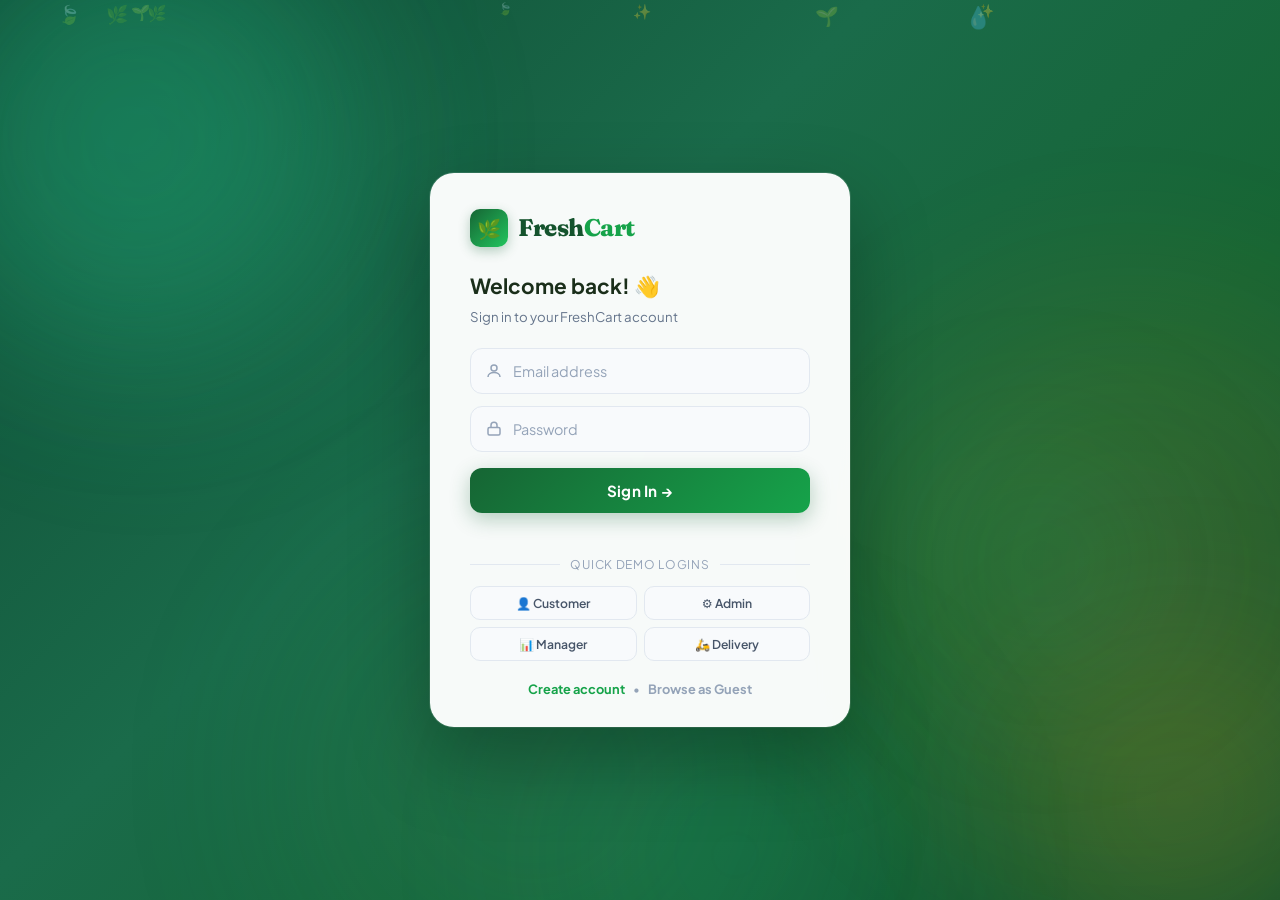
<file: supermarket-system (1)/supermarket-system/project/target/classes/static/login.html>
<!DOCTYPE html>
<html lang="en">
<head>
    <meta charset="UTF-8" />
    <meta name="viewport" content="width=device-width, initial-scale=1.0" />
    <title>FreshCart — Sign In</title>
    <link rel="preconnect" href="https://fonts.googleapis.com">
    <link rel="preconnect" href="https://fonts.gstatic.com" crossorigin>
    <link href="https://fonts.googleapis.com/css2?family=Plus+Jakarta+Sans:wght@400;500;600;700;800&family=Fraunces:ital,opsz,wght@0,9..144,600;0,9..144,700;1,9..144,600&display=swap" rel="stylesheet">
    <link rel="stylesheet" href="style.css" />
    <style>
        * { box-sizing: border-box; margin: 0; padding: 0; }

        body.login-page {
            min-height: 100vh;
            height: 100vh;
            overflow: hidden;
            display: flex;
            align-items: center;
            justify-content: center;
            background: linear-gradient(135deg, #0f4c35 0%, #1a6b4a 40%, #166534 70%, #14532d 100%);
            font-family: var(--font-body, 'Plus Jakarta Sans', sans-serif);
            position: relative;
        }

        /* Ambient floating orbs */
        .login-orb {
            position: fixed;
            border-radius: 50%;
            filter: blur(80px);
            pointer-events: none;
            z-index: 0;
        }
        .login-orb-1 { width: 420px; height: 420px; background: rgba(52,211,153,0.18); top: -80px; left: -80px; animation: floatOrb 14s ease-in-out infinite; }
        .login-orb-2 { width: 320px; height: 320px; background: rgba(251,191,36,0.12); bottom: -60px; right: -60px; animation: floatOrb 18s ease-in-out infinite reverse; }
        .login-orb-3 { width: 220px; height: 220px; background: rgba(16,185,129,0.14); top: 50%; right: 10%; animation: floatOrb 12s ease-in-out infinite 3s; }
        @keyframes floatOrb { 0%,100% { transform: translate(0,0) scale(1); } 50% { transform: translate(30px,-30px) scale(1.08); } }

        /* Main card */
        .login-card {
            position: relative;
            z-index: 10;
            background: rgba(255,255,255,0.97);
            border-radius: 24px;
            padding: 36px 40px 28px;
            width: 100%;
            max-width: 420px;
            box-shadow: 0 32px 80px rgba(0,0,0,0.28), 0 0 0 1px rgba(255,255,255,0.12);
            backdrop-filter: blur(16px);
        }

        /* Brand row */
        .login-brand {
            display: flex;
            align-items: center;
            gap: 10px;
            margin-bottom: 22px;
        }
        .login-brand-icon {
            width: 38px; height: 38px;
            background: linear-gradient(135deg,#166534,#22c55e);
            border-radius: 10px;
            display: flex; align-items: center; justify-content: center;
            font-size: 1.2rem;
            box-shadow: 0 4px 12px rgba(22,101,52,0.3);
        }
        .login-brand-text {
            font-size: 1.5rem; font-weight: 800; color: #14532d;
            font-family: 'Fraunces', serif;
            letter-spacing: -0.5px;
        }
        .login-brand-text span { color: #16a34a; }

        .login-title {
            font-size: 1.3rem;
            font-weight: 700;
            color: #1a2e1a;
            margin-bottom: 4px;
        }
        .login-sub {
            font-size: 0.83rem;
            color: #64748b;
            margin-bottom: 20px;
        }

        /* Form fields */
        .login-field {
            display: flex;
            align-items: center;
            gap: 10px;
            background: #f8fafc;
            border: 1.5px solid #e2e8f0;
            border-radius: 12px;
            padding: 0 14px;
            margin-bottom: 12px;
            transition: border-color 0.2s, box-shadow 0.2s;
        }
        .login-field:focus-within {
            border-color: #16a34a;
            box-shadow: 0 0 0 3px rgba(22,163,74,0.12);
            background: #fff;
        }
        .login-field svg {
            width: 18px; height: 18px;
            color: #94a3b8;
            flex-shrink: 0;
        }
        .login-field input {
            flex: 1;
            border: none;
            outline: none;
            background: transparent;
            padding: 13px 0;
            font-size: 0.9rem;
            font-family: inherit;
            color: #1e293b;
        }
        .login-field input::placeholder { color: #94a3b8; }

        .btn-signin {
            width: 100%;
            padding: 13px;
            background: linear-gradient(135deg, #166534, #16a34a);
            color: #fff;
            border: none;
            border-radius: 12px;
            font-size: 0.95rem;
            font-weight: 700;
            font-family: inherit;
            cursor: pointer;
            margin-top: 4px;
            box-shadow: 0 6px 20px rgba(22,101,52,0.3);
            transition: all 0.2s;
            letter-spacing: 0.02em;
        }
        .btn-signin:hover { transform: translateY(-1px); box-shadow: 0 10px 28px rgba(22,101,52,0.38); }
        .btn-signin:active { transform: translateY(0); }

        /* Error */
        #loginMessage {
            font-size: 0.82rem;
            color: #dc2626;
            margin-top: 8px;
            text-align: center;
            min-height: 18px;
        }

        /* Divider */
        .login-divider {
            display: flex;
            align-items: center;
            gap: 10px;
            margin: 16px 0 12px;
            color: #94a3b8;
            font-size: 0.75rem;
            text-transform: uppercase;
            letter-spacing: 0.06em;
        }
        .login-divider::before, .login-divider::after {
            content: '';
            flex: 1;
            height: 1px;
            background: #e2e8f0;
        }

        /* Quick login buttons */
        .quick-grid {
            display: grid;
            grid-template-columns: 1fr 1fr;
            gap: 7px;
        }
        .quick-btn {
            padding: 8px 10px;
            border: 1.5px solid #e2e8f0;
            border-radius: 10px;
            background: #f8fafc;
            font-size: 0.76rem;
            font-weight: 600;
            font-family: inherit;
            color: #475569;
            cursor: pointer;
            transition: all 0.15s;
            text-align: center;
        }
        .quick-btn:hover {
            border-color: #16a34a;
            background: #f0fdf4;
            color: #166534;
        }

        /* Footer links */
        .login-footer {
            text-align: center;
            margin-top: 18px;
            font-size: 0.8rem;
            color: #94a3b8;
        }
        .login-footer a {
            color: #16a34a;
            font-weight: 700;
            text-decoration: none;
        }
        .login-footer a:hover { text-decoration: underline; }
        .login-footer .sep { margin: 0 6px; }
    </style>
</head>
<body class="login-page">

<!-- Background orbs -->
<div class="login-orb login-orb-1"></div>
<div class="login-orb login-orb-2"></div>
<div class="login-orb login-orb-3"></div>

<div class="login-card">
    <!-- Brand -->
    <div class="login-brand">
        <div class="login-brand-icon">🌿</div>
        <div class="login-brand-text">Fresh<span>Cart</span></div>
    </div>

    <div class="login-title">Welcome back! 👋</div>
    <div class="login-sub">Sign in to your FreshCart account</div>

    <form id="loginForm" autocomplete="on">
        <div class="login-field">
            <svg viewBox="0 0 24 24" fill="none" stroke="currentColor" stroke-width="2">
                <circle cx="12" cy="8" r="4"/><path d="M4 20c0-4 4-6 8-6s8 2 8 6"/>
            </svg>
            <input type="email" id="email" name="email" placeholder="Email address" required autocomplete="email" />
        </div>
        <div class="login-field">
            <svg viewBox="0 0 24 24" fill="none" stroke="currentColor" stroke-width="2">
                <rect x="4" y="10" width="16" height="10" rx="2"/><path d="M8 10V7a4 4 0 0 1 8 0v3"/>
            </svg>
            <input type="password" id="password" name="password" placeholder="Password" required autocomplete="current-password" />
        </div>
        <button type="submit" class="btn-signin">Sign In →</button>
        <div id="loginMessage"></div>
    </form>

    <div class="login-divider">Quick Demo Logins</div>
    <div class="quick-grid">
        <button type="button" class="quick-btn" onclick="fillDemo('customer@freshcart.com','Customer123')">👤 Customer</button>
        <button type="button" class="quick-btn" onclick="fillDemo('admin@freshcart.com','Admin123')">⚙️ Admin</button>
        <button type="button" class="quick-btn" onclick="fillDemo('manager@freshcart.com','Manager123')">📊 Manager</button>
        <button type="button" class="quick-btn" onclick="fillDemo('delivery@freshcart.com','Delivery123')">🛵 Delivery</button>
    </div>

    <div class="login-footer">
        <a href="register.html">Create account</a>
        <span class="sep">•</span>
        <a href="index.html" style="color:#94a3b8;">Browse as Guest</a>
    </div>
</div>

<script src="script.js"></script>
<script>
    function fillDemo(email, pwd) {
      document.getElementById("email").value = email;
      document.getElementById("password").value = pwd;
      document.getElementById("loginForm").dispatchEvent(new Event('submit'));
    }

    document.getElementById("loginForm").addEventListener("submit", async (e) => {
      e.preventDefault();
      const msgEl = document.getElementById("loginMessage");
      const email = document.getElementById("email").value.trim();
      const password = document.getElementById("password").value;
      const btn = document.querySelector(".btn-signin");

      msgEl.textContent = "";
      btn.textContent = "Signing in...";
      btn.disabled = true;

      try {
        const user = await apiLogin({ email, password });
        setUser(user);
        const destinations = {
          ADMIN: "admin-orders.html",
          DELIVERY_STAFF: "delivery-dashboard.html",
          STORE_MANAGER: "reports-dashboard.html",
          CUSTOMER: "index.html",
        };
        btn.textContent = "✓ Welcome " + (user.name || "").split(" ")[0] + "!";
        btn.style.background = "linear-gradient(135deg,#065f46,#059669)";
        setTimeout(() => {
          window.location.href = destinations[user.role] || "index.html";
        }, 600);
      } catch (err) {
        msgEl.textContent = "Invalid credentials. Please try again.";
        btn.textContent = "Sign In →";
        btn.disabled = false;
      }
    });
</script>
</body>
</html>
</file>
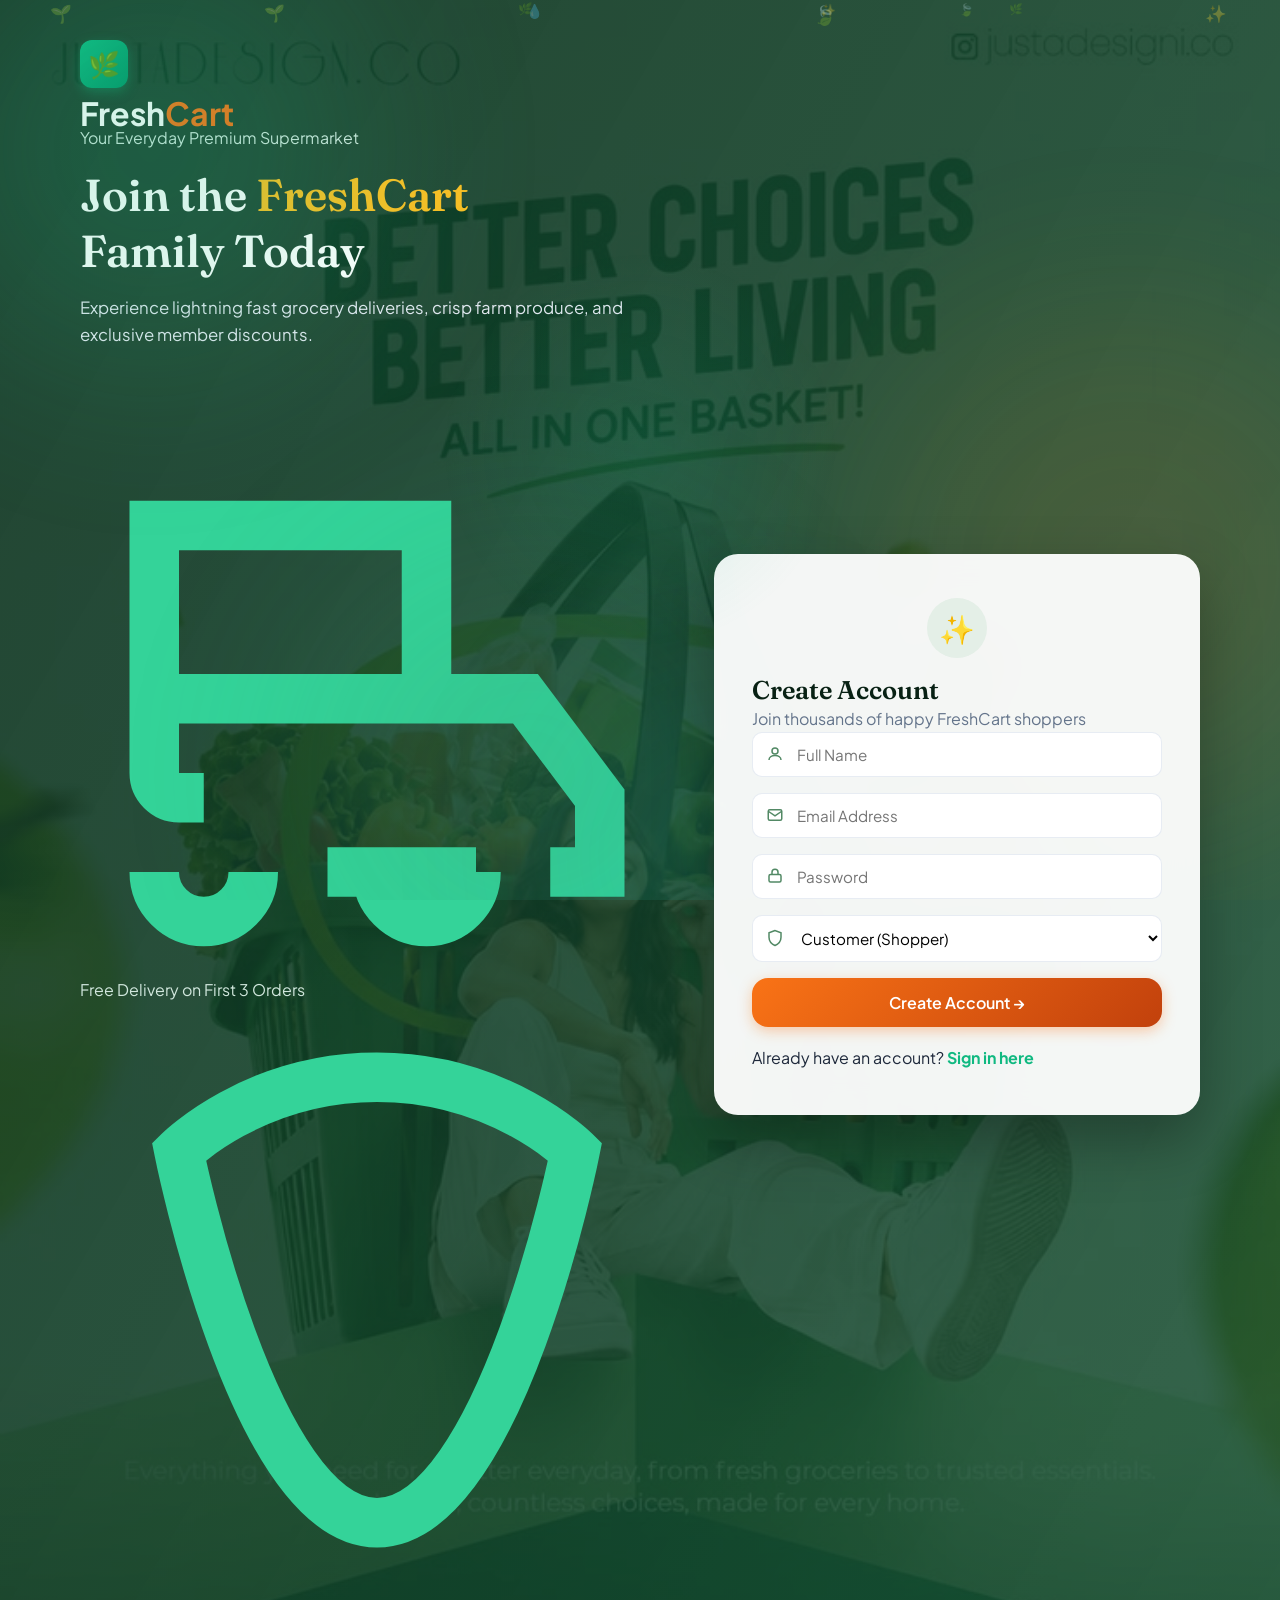
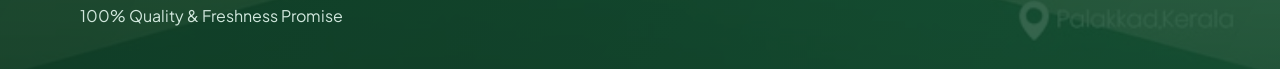
<file: supermarket-system (1)/supermarket-system/project/target/classes/static/register.html>
<!DOCTYPE html>
<html lang="en">
<head>
    <meta charset="UTF-8" />
    <meta name="viewport" content="width=device-width, initial-scale=1.0" />
    <title>FreshCart — Register Account</title>
    <link rel="preconnect" href="https://fonts.googleapis.com">
    <link rel="preconnect" href="https://fonts.gstatic.com" crossorigin>
    <link href="https://fonts.googleapis.com/css2?family=Plus+Jakarta+Sans:wght@400;500;600;700;800&family=Fraunces:ital,opsz,wght@0,9..144,600;0,9..144,700;1,9..144,600&display=swap" rel="stylesheet">
    <link rel="stylesheet" href="style.css" />
</head>
<body class="hero-auth register-page">

<div class="hero-wrap">
    <div class="hero-left">
        <div class="hero-logo">
            <div class="brand-icon" style="width:48px; height:48px; font-size:1.6rem;">🌿</div>
            <div class="brand-text" style="font-size:2rem; font-weight:700; color:var(--white);">Fresh<span style="color:var(--apricot);">Cart</span></div>
        </div>
        <p class="hero-sub" style="margin-top:-14px; color:#D1E7DD;">Your Everyday Premium Supermarket</p>

        <h1 class="hero-tagline" style="color:var(--white); font-size:2.8rem; margin:16px 0;">Join the <span style="color:#FBBF24;">FreshCart</span><br>Family Today</h1>
        <p class="hero-sub" style="color:#E2E8F0; font-size:1.05rem;">Experience lightning fast grocery deliveries, crisp farm produce, and exclusive member discounts.</p>

        <div class="hero-features" style="margin-top:28px;">
            <div class="feature" style="color:#D1E7DD;">
                <svg viewBox="0 0 24 24" fill="none" stroke="#34D399" stroke-width="2"><path d="M3 13h11V6H3v7Zm0 0v3a1 1 0 0 0 1 1h1m9-4h4l3 4v3h-2m-9 0h6m-9 0a2 2 0 1 1-4 0m13 0a2 2 0 1 1-4 0"/></svg>
                Free Delivery on First 3 Orders
            </div>
            <div class="feature" style="color:#D1E7DD;">
                <svg viewBox="0 0 24 24" fill="none" stroke="#34D399" stroke-width="2"><path d="M12 3C7 3 4 6 4 6s3 15 8 15 8-15 8-15-3-3-8-3Z"/></svg>
                100% Quality &amp; Freshness Promise
            </div>
        </div>
    </div>

    <div class="hero-card">
        <div class="avatar" style="background:var(--sage-light);">
            <span style="font-size:1.8rem;">✨</span>
        </div>
        <h2 style="font-size:1.6rem;">Create Account</h2>
        <p class="lead" style="color:var(--slate);">Join thousands of happy FreshCart shoppers</p>

        <form id="registerForm">
            <div class="icon-field">
                <svg viewBox="0 0 24 24" fill="none" stroke="currentColor" stroke-width="2"><circle cx="12" cy="8" r="4"/><path d="M4 20c0-4 4-6 8-6s8 2 8 6"/></svg>
                <input type="text" id="name" placeholder="Full Name" required />
            </div>
            <div class="icon-field">
                <svg viewBox="0 0 24 24" fill="none" stroke="currentColor" stroke-width="2"><rect x="3" y="5" width="18" height="14" rx="2"/><path d="m3 7 9 6 9-6"/></svg>
                <input type="email" id="email" placeholder="Email Address" required />
            </div>
            <div class="icon-field">
                <svg viewBox="0 0 24 24" fill="none" stroke="currentColor" stroke-width="2"><rect x="4" y="10" width="16" height="10" rx="2"/><path d="M8 10V7a4 4 0 0 1 8 0v3"/></svg>
                <input type="password" id="password" placeholder="Password" required />
            </div>
            <div class="icon-field">
                <svg viewBox="0 0 24 24" fill="none" stroke="currentColor" stroke-width="2"><path d="M12 2 4 5v6c0 5 3.5 9 8 11 4.5-2 8-6 8-11V5l-8-3Z"/></svg>
                <select id="role">
                    <option value="CUSTOMER">Customer (Shopper)</option>
                    <option value="ADMIN">System Administrator</option>
                    <option value="DELIVERY_STAFF">Delivery Rider</option>
                    <option value="STORE_MANAGER">Store Manager</option>
                </select>
            </div>
            <button type="submit" class="btn btn-primary btn-block" style="padding:14px; font-size:1rem;">
                Create Account →
            </button>
            <div id="registerMessage" style="margin-top:10px;"></div>
        </form>

        <p class="form-note" style="margin-top:18px;">
            Already have an account? <a href="login.html" style="color:var(--emerald); font-weight:700;">Sign in here</a>
        </p>
    </div>
</div>

<script src="script.js"></script>
<script>
    document.getElementById("registerForm").addEventListener("submit", async (e) => {
      e.preventDefault();
      const userData = {
        name: document.getElementById("name").value.trim(),
        email: document.getElementById("email").value.trim(),
        password: document.getElementById("password").value,
        role: document.getElementById("role").value,
      };
      try {
        await apiRegister(userData);
        showModernToast("Account Created! 🎉", "Redirecting you to login...");
        setTimeout(() => (window.location.href = "login.html"), 1200);
      } catch (err) {
        // Fallback for standalone demo mode
        setUser({ id: Date.now(), name: userData.name, email: userData.email, role: userData.role });
        showModernToast("Welcome!", "Signed up and session started.");
        setTimeout(() => (window.location.href = "index.html"), 900);
      }
    });
</script>
</body>
</html>
</file>
<file: supermarket-system (1)/supermarket-system/project/target/classes/static/style.css>
/* ==========================================================
   FreshCart — Modern Luxury Supermarket Design System
   ========================================================== */

@import url('https://fonts.googleapis.com/css2?family=Plus+Jakarta+Sans:wght@400;500;600;700;800&family=Fraunces:ital,opsz,wght@0,9..144,600;0,9..144,700;1,9..144,600&display=swap');

/* ===== Design Tokens ===== */
:root {
  --cream: #F8F9F5;
  --cream-card: rgba(255, 255, 255, 0.88);
  --forest: #0D3320;
  --forest-dark: #082114;
  --forest-light: #164E32;
  --sage: #528965;
  --sage-light: #E4EFE7;
  --emerald: #10B981;
  --emerald-glow: rgba(16, 185, 129, 0.4);
  --apricot: #F97316;
  --apricot-dark: #C2410C;
  --apricot-glow: rgba(249, 115, 22, 0.35);
  --gold: #F59E0B;
  --charcoal: #1E293B;
  --slate: #64748B;
  --line: rgba(226, 232, 240, 0.8);
  --white: #FFFFFF;
  --danger: #EF4444;
  --radius-sm: 8px;
  --radius: 16px;
  --radius-lg: 24px;
  --radius-full: 9999px;
  
  --font-display: 'Fraunces', Georgia, serif;
  --font-body: 'Plus Jakarta Sans', system-ui, -apple-system, sans-serif;
  
  --shadow-sm: 0 2px 8px rgba(13, 51, 32, 0.04);
  --shadow-md: 0 10px 25px -5px rgba(13, 51, 32, 0.08), 0 8px 10px -6px rgba(13, 51, 32, 0.04);
  --shadow-lg: 0 20px 35px -8px rgba(13, 51, 32, 0.12), 0 10px 15px -3px rgba(13, 51, 32, 0.06);
  --shadow-glow: 0 0 25px rgba(16, 185, 129, 0.25);
  
  --ease-spring: cubic-bezier(0.175, 0.885, 0.32, 1.275);
  --ease-smooth: cubic-bezier(0.16, 1, 0.3, 1);
}

* {
  box-sizing: border-box;
  margin: 0;
  padding: 0;
}

html {
  scroll-behavior: smooth;
  color-scheme: light;
}

body {
  font-family: var(--font-body);
  background-color: var(--cream);
  color: var(--charcoal);
  line-height: 1.6;
  min-height: 100vh;
  position: relative;
  overflow-x: hidden;
  -webkit-font-smoothing: antialiased;
}

/* ===== Ambient Dynamic Background Animations ===== */
.ambient-bg-container {
  position: fixed;
  inset: 0;
  pointer-events: none;
  z-index: 0;
  overflow: hidden;
}

.ambient-orb {
  position: absolute;
  border-radius: 50%;
  filter: blur(90px);
  opacity: 0.45;
  will-change: transform;
}

.ambient-orb-1 {
  width: 500px;
  height: 500px;
  background: radial-gradient(circle, rgba(16, 185, 129, 0.6) 0%, rgba(52, 211, 153, 0.2) 70%, transparent 100%);
  top: -100px;
  left: -100px;
  animation: orbDrift1 22s ease-in-out infinite alternate;
}

.ambient-orb-2 {
  width: 600px;
  height: 600px;
  background: radial-gradient(circle, rgba(249, 115, 22, 0.35) 0%, rgba(251, 191, 36, 0.15) 70%, transparent 100%);
  top: 30%;
  right: -150px;
  animation: orbDrift2 26s ease-in-out infinite alternate;
}

.ambient-orb-3 {
  width: 550px;
  height: 550px;
  background: radial-gradient(circle, rgba(82, 137, 101, 0.45) 0%, rgba(16, 185, 129, 0.15) 70%, transparent 100%);
  bottom: -150px;
  left: 20%;
  animation: orbDrift3 28s ease-in-out infinite alternate;
}

.ambient-orb-4 {
  width: 450px;
  height: 450px;
  background: radial-gradient(circle, rgba(20, 184, 166, 0.3) 0%, rgba(56, 189, 248, 0.1) 70%, transparent 100%);
  top: 70%;
  right: 25%;
  animation: orbDrift1 30s ease-in-out infinite alternate-reverse;
}

@keyframes orbDrift1 {
  0% { transform: translate3d(0, 0, 0) scale(1) rotate(0deg); }
  50% { transform: translate3d(80px, 120px, 0) scale(1.15) rotate(90deg); }
  100% { transform: translate3d(-60px, 60px, 0) scale(0.9) rotate(180deg); }
}

@keyframes orbDrift2 {
  0% { transform: translate3d(0, 0, 0) scale(1) rotate(0deg); }
  50% { transform: translate3d(-100px, -80px, 0) scale(1.2) rotate(-60deg); }
  100% { transform: translate3d(50px, 90px, 0) scale(0.95) rotate(-120deg); }
}

@keyframes orbDrift3 {
  0% { transform: translate3d(0, 0, 0) scale(0.95); }
  50% { transform: translate3d(120px, -90px, 0) scale(1.1); }
  100% { transform: translate3d(-40px, -40px, 0) scale(1.05); }
}

/* Floating Particle System */
.floating-particle {
  position: absolute;
  pointer-events: none;
  opacity: 0.3;
  animation: particleFloat 14s linear infinite;
}

@keyframes particleFloat {
  0% {
    transform: translateY(110vh) translateX(0) rotate(0deg);
    opacity: 0;
  }
  15% { opacity: 0.35; }
  85% { opacity: 0.35; }
  100% {
    transform: translateY(-10vh) translateX(40px) rotate(360deg);
    opacity: 0;
  }
}

/* Ambient Cursor Spotlight (follows mouse smoothly) */
.cursor-spotlight {
  position: fixed;
  width: 400px;
  height: 400px;
  border-radius: 50%;
  pointer-events: none;
  background: radial-gradient(circle, rgba(16, 185, 129, 0.12) 0%, transparent 70%);
  transform: translate(-50%, -50%);
  z-index: 1;
  transition: opacity 0.4s ease;
  will-change: left, top;
}

/* Top Scroll Progress Bar */
#scrollProgressBar {
  position: fixed;
  top: 0;
  left: 0;
  height: 3px;
  width: 0%;
  background: linear-gradient(90deg, var(--emerald) 0%, var(--apricot) 100%);
  z-index: 1000;
  transition: width 0.1s ease-out;
  box-shadow: 0 0 10px rgba(16, 185, 129, 0.5);
}

/* ===== Typography ===== */
h1, h2, h3, h4 {
  font-family: var(--font-display);
  font-weight: 600;
  color: var(--forest-dark);
  line-height: 1.25;
}

a {
  color: inherit;
  text-decoration: none;
}

/* ===== Sticky Glass Top Nav ===== */
.topnav {
  display: flex;
  align-items: center;
  justify-content: space-between;
  padding: 16px 40px;
  background: rgba(13, 51, 32, 0.94);
  backdrop-filter: blur(16px);
  -webkit-backdrop-filter: blur(16px);
  color: var(--cream);
  position: sticky;
  top: 0;
  z-index: 100;
  border-bottom: 1px solid rgba(255, 255, 255, 0.08);
  transition: all 0.3s var(--ease-smooth);
}

.topnav.scrolled {
  padding: 12px 40px;
  background: rgba(13, 51, 32, 0.98);
  box-shadow: 0 10px 30px rgba(8, 33, 20, 0.25);
  border-bottom-color: rgba(255, 255, 255, 0.12);
}

.topnav .brand {
  font-family: var(--font-display);
  font-size: 1.6rem;
  font-weight: 700;
  color: var(--white);
  display: inline-flex;
  align-items: center;
  gap: 10px;
  letter-spacing: -0.02em;
  transition: transform 0.2s var(--ease-spring);
}

.brand-icon {
  width: 38px;
  height: 38px;
  background: linear-gradient(135deg, var(--emerald) 0%, #059669 100%);
  border-radius: 12px;
  display: flex;
  align-items: center;
  justify-content: center;
  color: white;
  font-size: 1.2rem;
  box-shadow: 0 4px 12px rgba(16, 185, 129, 0.35);
  transition: transform 0.3s var(--ease-spring);
}

.topnav .brand:hover {
  transform: translateY(-1px);
}

.topnav .brand:hover .brand-icon {
  transform: rotate(12deg) scale(1.08);
}

.brand-text span {
  color: var(--apricot);
}

.topnav nav {
  display: flex;
  gap: 18px;
  align-items: center;
}

.topnav nav a {
  color: #D1E7DD;
  font-size: 0.92rem;
  font-weight: 500;
  padding: 8px 14px;
  border-radius: var(--radius-sm);
  transition: all 0.2s ease;
  display: inline-flex;
  align-items: center;
  gap: 6px;
}

.topnav nav a:hover {
  color: var(--white);
  background: rgba(255, 255, 255, 0.1);
  transform: translateY(-2px);
}

.topnav nav a.active {
  color: var(--white);
  background: rgba(255, 255, 255, 0.15);
  font-weight: 600;
}

/* Cart Pill Button with Bounce Target */
.cart-pill {
  position: relative;
  background: linear-gradient(135deg, var(--apricot) 0%, var(--apricot-dark) 100%) !important;
  color: var(--white) !important;
  border-radius: var(--radius-full) !important;
  padding: 8px 18px !important;
  font-size: 0.9rem !important;
  font-weight: 600 !important;
  box-shadow: 0 4px 16px var(--apricot-glow);
  transition: all 0.25s var(--ease-spring) !important;
  display: inline-flex;
  align-items: center;
  gap: 8px;
  border: 1px solid rgba(255, 255, 255, 0.2);
}

.cart-pill:hover {
  transform: translateY(-2px) scale(1.03) !important;
  box-shadow: 0 6px 20px rgba(249, 115, 22, 0.5) !important;
}

.cart-pill-icon {
  font-size: 1.1rem;
  display: inline-block;
}

#cartCount {
  background: var(--white);
  color: var(--apricot-dark);
  font-size: 0.78rem;
  font-weight: 800;
  padding: 2px 7px;
  border-radius: var(--radius-full);
  display: inline-block;
  min-width: 20px;
  text-align: center;
  transition: transform 0.25s var(--ease-spring);
}

/* Cart Bounce Keyframe triggered when product flies in */
@keyframes cartBounceSpring {
  0% { transform: scale(1); }
  25% { transform: scale(1.35) rotate(-8deg); }
  50% { transform: scale(0.9) rotate(4deg); }
  75% { transform: scale(1.15) rotate(-2deg); }
  100% { transform: scale(1) rotate(0deg); }
}

.cart-pill.bounce {
  animation: cartBounceSpring 0.6s var(--ease-spring);
}

/* Shockwave ripple when product hits cart */
.cart-shockwave {
  position: absolute;
  top: 50%;
  left: 50%;
  width: 100%;
  height: 100%;
  border-radius: 999px;
  border: 2px solid var(--apricot);
  transform: translate(-50%, -50%) scale(1);
  pointer-events: none;
  animation: shockwaveRipple 0.6s ease-out forwards;
}

@keyframes shockwaveRipple {
  0% { transform: translate(-50%, -50%) scale(1); opacity: 0.9; }
  100% { transform: translate(-50%, -50%) scale(2.2); opacity: 0; }
}

@keyframes badgePop {
  0% { transform: scale(1); }
  50% { transform: scale(1.7); background: var(--gold); color: var(--forest); }
  100% { transform: scale(1); }
}

.badge-pop {
  animation: badgePop 0.4s var(--ease-spring);
}

/* User Profile Chip in Navbar */
.nav-user-chip {
  display: inline-flex;
  align-items: center;
  gap: 8px;
  padding: 4px 12px 4px 6px;
  background: rgba(255, 255, 255, 0.08);
  border-radius: var(--radius-full);
  border: 1px solid rgba(255, 255, 255, 0.12);
  color: #D1E7DD;
  font-size: 0.85rem;
}

.nav-user-avatar {
  width: 26px;
  height: 26px;
  border-radius: 50%;
  background: var(--emerald);
  color: white;
  display: flex;
  align-items: center;
  justify-content: center;
  font-weight: 700;
  font-size: 0.75rem;
}

/* ===== Layout ===== */
.page {
  max-width: 1240px;
  margin: 0 auto;
  padding: 32px 24px 80px 24px;
  position: relative;
  z-index: 2;
}

/* Top Announcement Ticker Bar */
.announcement-bar {
  background: linear-gradient(90deg, #064E3B 0%, #065F46 50%, #064E3B 100%);
  color: #A7F3D0;
  font-size: 0.82rem;
  font-weight: 600;
  padding: 8px 24px;
  text-align: center;
  letter-spacing: 0.02em;
  display: flex;
  align-items: center;
  justify-content: center;
  gap: 12px;
  border-bottom: 1px solid rgba(255, 255, 255, 0.08);
}

.announcement-bar span.badge {
  background: rgba(16, 185, 129, 0.25);
  color: #6EE7B7;
  padding: 2px 8px;
  border-radius: var(--radius-full);
  font-size: 0.72rem;
  text-transform: uppercase;
  font-weight: 700;
}

/* ===== Modern Hero Section ===== */
.hero-banner {
  position: relative;
  border-radius: var(--radius-lg);
  overflow: hidden;
  margin-bottom: 36px;
  padding: 48px 44px;
  background: linear-gradient(135deg, rgba(13, 51, 32, 0.94) 0%, rgba(22, 78, 50, 0.88) 100%), url('images/food.jpg');
  background-size: cover;
  background-position: center;
  color: var(--white);
  box-shadow: var(--shadow-lg);
  border: 1px solid rgba(255, 255, 255, 0.15);
  display: flex;
  flex-direction: column;
  justify-content: center;
  min-height: 280px;
}

.hero-banner::after {
  content: "";
  position: absolute;
  right: -50px;
  bottom: -50px;
  width: 320px;
  height: 320px;
  background: radial-gradient(circle, rgba(16, 185, 129, 0.25) 0%, transparent 70%);
  border-radius: 50%;
  pointer-events: none;
}

.hero-pill {
  display: inline-flex;
  align-items: center;
  gap: 8px;
  background: rgba(255, 255, 255, 0.14);
  backdrop-filter: blur(8px);
  padding: 6px 16px;
  border-radius: var(--radius-full);
  font-size: 0.85rem;
  font-weight: 600;
  color: #6EE7B7;
  width: fit-content;
  margin-bottom: 16px;
  border: 1px solid rgba(255, 255, 255, 0.15);
}

.hero-banner h1 {
  font-size: 2.8rem;
  color: var(--white);
  line-height: 1.15;
  margin-bottom: 12px;
  max-width: 680px;
}

.hero-banner h1 span {
  color: #FBBF24;
}

.hero-banner p {
  font-size: 1.05rem;
  color: #D1E7DD;
  max-width: 580px;
  margin-bottom: 24px;
}

.hero-features-row {
  display: flex;
  gap: 24px;
  flex-wrap: wrap;
}

.hero-feature-item {
  display: flex;
  align-items: center;
  gap: 8px;
  font-size: 0.86rem;
  font-weight: 600;
  color: #E2E8F0;
  background: rgba(255, 255, 255, 0.08);
  padding: 6px 14px;
  border-radius: var(--radius-full);
}

/* Promotional Quick Cards Grid */
.promo-grid {
  display: grid;
  grid-template-columns: repeat(auto-fit, minmax(280px, 1fr));
  gap: 20px;
  margin-bottom: 36px;
}

.promo-card {
  background: var(--white);
  border-radius: var(--radius);
  padding: 22px 24px;
  border: 1px solid var(--line);
  box-shadow: var(--shadow-sm);
  display: flex;
  align-items: center;
  justify-content: space-between;
  position: relative;
  overflow: hidden;
  transition: all 0.3s var(--ease-smooth);
}

.promo-card:hover {
  transform: translateY(-4px);
  box-shadow: var(--shadow-md);
  border-color: var(--sage);
}

.promo-card::before {
  content: "";
  position: absolute;
  left: 0;
  top: 0;
  bottom: 0;
  width: 5px;
}

.promo-card.card-1::before { background: var(--emerald); }
.promo-card.card-2::before { background: var(--apricot); }
.promo-card.card-3::before { background: var(--gold); }

.promo-card-content h4 {
  font-family: var(--font-body);
  font-size: 1.05rem;
  font-weight: 700;
  color: var(--forest-dark);
  margin-bottom: 4px;
}

.promo-card-content p {
  font-size: 0.82rem;
  color: var(--slate);
  margin-bottom: 8px;
}

.promo-card-tag {
  font-size: 0.72rem;
  font-weight: 700;
  text-transform: uppercase;
  color: var(--emerald);
  background: var(--sage-light);
  padding: 3px 8px;
  border-radius: var(--radius-full);
}

.promo-card-icon {
  font-size: 2.4rem;
  opacity: 0.85;
}

/* ===== Search & Filter Toolbar ===== */
.toolbar-section {
  background: var(--cream-card);
  backdrop-filter: blur(14px);
  border-radius: var(--radius);
  padding: 20px 24px;
  border: 1px solid rgba(255, 255, 255, 0.8);
  box-shadow: var(--shadow-sm);
  margin-bottom: 32px;
}

.search-row {
  display: flex;
  gap: 16px;
  margin-bottom: 18px;
  align-items: center;
  flex-wrap: wrap;
}

.search-input-wrapper {
  position: relative;
  flex: 1;
  min-width: 260px;
}

.search-icon {
  position: absolute;
  left: 16px;
  top: 50%;
  transform: translateY(-50%);
  color: var(--slate);
  font-size: 1.1rem;
  pointer-events: none;
}

.search-input-wrapper input {
  width: 100%;
  padding: 14px 18px 14px 44px;
  border: 1px solid var(--line);
  border-radius: var(--radius);
  font-family: var(--font-body);
  font-size: 0.95rem;
  background: var(--white);
  transition: all 0.2s ease;
  box-shadow: inset 0 1px 2px rgba(0,0,0,0.02);
}

.search-input-wrapper input:focus {
  outline: none;
  border-color: var(--emerald);
  box-shadow: 0 0 0 4px rgba(16, 185, 129, 0.15);
}

.sort-select {
  padding: 13px 18px;
  border: 1px solid var(--line);
  border-radius: var(--radius);
  font-family: var(--font-body);
  font-size: 0.92rem;
  background: var(--white);
  font-weight: 500;
  color: var(--charcoal);
  cursor: pointer;
  transition: border-color 0.2s ease;
}

.sort-select:focus {
  outline: none;
  border-color: var(--emerald);
}

/* Category Filter Horizontal Pills */
.category-pills-bar {
  display: flex;
  gap: 10px;
  overflow-x: auto;
  padding-bottom: 4px;
  scrollbar-width: thin;
  scrollbar-color: var(--sage) transparent;
}

.category-pills-bar::-webkit-scrollbar {
  height: 4px;
}

.category-pills-bar::-webkit-scrollbar-thumb {
  background: var(--sage-light);
  border-radius: 4px;
}

.category-pill-btn {
  display: inline-flex;
  align-items: center;
  gap: 8px;
  padding: 10px 18px;
  background: var(--white);
  border: 1px solid var(--line);
  border-radius: var(--radius-full);
  font-family: var(--font-body);
  font-size: 0.88rem;
  font-weight: 600;
  color: var(--charcoal);
  cursor: pointer;
  white-space: nowrap;
  transition: all 0.25s var(--ease-spring);
  box-shadow: 0 1px 3px rgba(0,0,0,0.03);
}

.category-pill-btn:hover {
  border-color: var(--emerald);
  background: var(--sage-light);
  transform: translateY(-2px);
}

.category-pill-btn.active {
  background: var(--forest);
  color: var(--white);
  border-color: var(--forest);
  box-shadow: 0 4px 14px rgba(13, 51, 32, 0.25);
  transform: translateY(-2px);
}

.category-pill-btn .pill-count {
  font-size: 0.72rem;
  background: rgba(0,0,0,0.06);
  padding: 2px 7px;
  border-radius: var(--radius-full);
}

.category-pill-btn.active .pill-count {
  background: rgba(255, 255, 255, 0.2);
  color: var(--white);
}

/* ===== Product Grid & Modern Product Cards ===== */
.product-grid {
  display: grid;
  grid-template-columns: repeat(auto-fill, minmax(260px, 1fr));
  gap: 24px;
}

.product-card {
  background: var(--white);
  border: 1px solid var(--line);
  border-radius: var(--radius);
  overflow: hidden;
  display: flex;
  flex-direction: column;
  position: relative;
  transition: all 0.35s var(--ease-smooth);
  box-shadow: var(--shadow-sm);
  will-change: transform, box-shadow;
}

.product-card:hover {
  transform: translateY(-8px);
  box-shadow: var(--shadow-lg);
  border-color: rgba(16, 185, 129, 0.4);
}

/* Product Image Box with Hover Zoom & Action Overlay */
.product-image-wrap {
  position: relative;
  width: 100%;
  height: 200px;
  overflow: hidden;
  background: linear-gradient(135deg, #F1F5F9 0%, #E2E8F0 100%);
}

.product-image-wrap img {
  width: 100%;
  height: 100%;
  object-fit: cover;
  display: block;
  transition: transform 0.6s var(--ease-smooth);
  will-change: transform;
}

.product-card:hover .product-image-wrap img {
  transform: scale(1.08);
}

/* Floating Badges on Product Image */
.badge-tag {
  position: absolute;
  top: 12px;
  left: 12px;
  padding: 4px 10px;
  border-radius: var(--radius-full);
  font-size: 0.7rem;
  font-weight: 700;
  text-transform: uppercase;
  letter-spacing: 0.03em;
  backdrop-filter: blur(8px);
  box-shadow: 0 2px 8px rgba(0,0,0,0.12);
  z-index: 2;
}

.badge-tag.organic {
  background: rgba(16, 185, 129, 0.9);
  color: white;
}

.badge-tag.sale {
  background: rgba(249, 115, 22, 0.9);
  color: white;
}

.badge-tag.bestseller {
  background: rgba(13, 51, 32, 0.88);
  color: #FCD34D;
}

/* Wishlist Heart Button */
.wishlist-btn {
  position: absolute;
  top: 12px;
  right: 12px;
  width: 34px;
  height: 34px;
  border-radius: 50%;
  background: rgba(255, 255, 255, 0.9);
  backdrop-filter: blur(6px);
  border: none;
  cursor: pointer;
  display: flex;
  align-items: center;
  justify-content: center;
  font-size: 1rem;
  color: var(--slate);
  box-shadow: 0 2px 8px rgba(0,0,0,0.1);
  transition: all 0.2s var(--ease-spring);
  z-index: 2;
}

.wishlist-btn:hover {
  transform: scale(1.15);
  color: var(--danger);
  background: var(--white);
}

.wishlist-btn.active {
  color: var(--danger);
}

/* Quick View Overlay Button on Hover */
.quick-view-overlay-btn {
  position: absolute;
  bottom: 12px;
  left: 50%;
  transform: translateX(-50%) translateY(20px);
  opacity: 0;
  background: rgba(13, 51, 32, 0.9);
  backdrop-filter: blur(6px);
  color: var(--white);
  border: none;
  padding: 6px 14px;
  border-radius: var(--radius-full);
  font-size: 0.78rem;
  font-weight: 600;
  cursor: pointer;
  display: flex;
  align-items: center;
  gap: 6px;
  transition: all 0.3s var(--ease-spring);
  z-index: 2;
  box-shadow: 0 4px 12px rgba(0,0,0,0.2);
}

.product-card:hover .quick-view-overlay-btn {
  transform: translateX(-50%) translateY(0);
  opacity: 1;
}

/* Card Content Details */
.product-content {
  padding: 18px 20px;
  display: flex;
  flex-direction: column;
  flex: 1;
}

.product-meta-row {
  display: flex;
  align-items: center;
  justify-content: space-between;
  margin-bottom: 8px;
}

.product-category-tag {
  font-size: 0.75rem;
  font-weight: 700;
  color: var(--sage);
  text-transform: uppercase;
  letter-spacing: 0.04em;
}

.product-rating {
  font-size: 0.78rem;
  font-weight: 600;
  color: #D97706;
  display: flex;
  align-items: center;
  gap: 4px;
}

.product-title {
  font-family: var(--font-body);
  font-size: 1.05rem;
  font-weight: 700;
  color: var(--forest-dark);
  margin-bottom: 6px;
  line-height: 1.35;
}

.product-desc {
  font-size: 0.83rem;
  color: var(--slate);
  margin-bottom: 16px;
  flex-grow: 1;
  display: -webkit-box;
  -webkit-line-clamp: 2;
  -webkit-box-orient: vertical;
  overflow: hidden;
}

/* Price & Stock Row */
.product-price-row {
  display: flex;
  align-items: baseline;
  justify-content: space-between;
  margin-bottom: 14px;
  padding-top: 8px;
  border-top: 1px dashed var(--line);
}

.product-price {
  font-family: var(--font-display);
  font-size: 1.35rem;
  font-weight: 700;
  color: var(--forest-dark);
}

.product-price-original {
  font-size: 0.82rem;
  color: #94A3B8;
  text-decoration: line-through;
  margin-left: 6px;
}

.stock-indicator {
  font-size: 0.74rem;
  font-weight: 600;
  display: flex;
  align-items: center;
  gap: 5px;
  color: var(--emerald);
}

.stock-dot {
  width: 7px;
  height: 7px;
  border-radius: 50%;
  background: var(--emerald);
  display: inline-block;
  box-shadow: 0 0 6px var(--emerald-glow);
}

.stock-indicator.low {
  color: var(--danger);
}

.stock-indicator.low .stock-dot {
  background: var(--danger);
  box-shadow: 0 0 6px rgba(239, 68, 68, 0.5);
  animation: pulseDot 1.5s infinite;
}

@keyframes pulseDot {
  0% { transform: scale(1); opacity: 1; }
  50% { transform: scale(1.4); opacity: 0.6; }
  100% { transform: scale(1); opacity: 1; }
}

/* ===== Add to Cart Button & Micro-Interactions ===== */
.btn-add-cart {
  width: 100%;
  padding: 12px 18px;
  background: linear-gradient(135deg, var(--emerald) 0%, #059669 100%);
  color: var(--white);
  border: none;
  border-radius: var(--radius);
  font-family: var(--font-body);
  font-size: 0.92rem;
  font-weight: 700;
  cursor: pointer;
  display: flex;
  align-items: center;
  justify-content: center;
  gap: 8px;
  transition: all 0.25s var(--ease-spring);
  box-shadow: 0 4px 14px rgba(16, 185, 129, 0.3);
  position: relative;
  overflow: hidden;
}

.btn-add-cart:hover {
  background: linear-gradient(135deg, #059669 0%, #047857 100%);
  transform: translateY(-2px);
  box-shadow: 0 8px 20px rgba(16, 185, 129, 0.4);
}

.btn-add-cart:active {
  transform: translateY(0);
}

.btn-add-cart.added {
  background: linear-gradient(135deg, var(--forest) 0%, var(--forest-dark) 100%) !important;
  box-shadow: 0 4px 14px rgba(13, 51, 32, 0.3) !important;
}

/* ===== FLY-TO-CART JUMPING PRODUCT ANIMATION ===== */
.flying-product-ghost {
  position: fixed;
  z-index: 99999;
  pointer-events: none;
  border-radius: 50%;
  overflow: hidden;
  box-shadow: 0 14px 35px rgba(0, 0, 0, 0.35), 0 0 25px rgba(16, 185, 129, 0.6);
  border: 3px solid var(--white);
  transition: none;
  will-change: transform, opacity;
}

.flying-product-ghost img {
  width: 100%;
  height: 100%;
  object-fit: cover;
}

.flying-sparkle {
  position: fixed;
  z-index: 99998;
  pointer-events: none;
  border-radius: 50%;
  background: var(--gold);
  box-shadow: 0 0 10px var(--gold);
  animation: sparkleFade 0.6s ease-out forwards;
}

@keyframes sparkleFade {
  0% { transform: scale(1); opacity: 1; }
  100% { transform: scale(0); opacity: 0; }
}

/* ===== Modern Scrolling Reveal Animations ===== */
.reveal {
  opacity: 0;
  transform: translateY(32px) scale(0.97);
  transition: opacity 0.7s var(--ease-smooth), transform 0.7s var(--ease-smooth);
  will-change: opacity, transform;
}

.reveal.visible {
  opacity: 1;
  transform: translateY(0) scale(1);
}

/* Floating Back To Top Button */
#backToTopBtn {
  position: fixed;
  bottom: 30px;
  right: 30px;
  width: 48px;
  height: 48px;
  border-radius: 50%;
  background: var(--forest);
  color: var(--white);
  border: 1px solid rgba(255, 255, 255, 0.2);
  box-shadow: var(--shadow-lg);
  display: flex;
  align-items: center;
  justify-content: center;
  font-size: 1.2rem;
  cursor: pointer;
  z-index: 90;
  opacity: 0;
  visibility: hidden;
  transform: translateY(20px) scale(0.8);
  transition: all 0.3s var(--ease-spring);
}

#backToTopBtn.visible {
  opacity: 1;
  visibility: visible;
  transform: translateY(0) scale(1);
}

#backToTopBtn:hover {
  background: var(--emerald);
  transform: translateY(-4px) scale(1.08);
  box-shadow: 0 8px 24px rgba(16, 185, 129, 0.4);
}

/* ===== Modern Toast Notifications ===== */
#toastContainer {
  position: fixed;
  top: 24px;
  right: 24px;
  z-index: 999999;
  display: flex;
  flex-direction: column;
  gap: 12px;
  pointer-events: none;
}

.modern-toast {
  pointer-events: auto;
  display: flex;
  align-items: center;
  gap: 14px;
  min-width: 320px;
  max-width: 420px;
  background: rgba(255, 255, 255, 0.95);
  backdrop-filter: blur(16px);
  padding: 14px 18px;
  border-radius: var(--radius);
  border: 1px solid rgba(255, 255, 255, 0.8);
  box-shadow: 0 16px 35px -8px rgba(13, 51, 32, 0.2), 0 0 0 1px rgba(16, 185, 129, 0.15);
  transform: translateX(120%);
  opacity: 0;
  transition: all 0.4s var(--ease-spring);
  position: relative;
  overflow: hidden;
}

.modern-toast.show {
  transform: translateX(0);
  opacity: 1;
}

.toast-thumb {
  width: 44px;
  height: 44px;
  border-radius: var(--radius-sm);
  overflow: hidden;
  flex-shrink: 0;
  background: var(--sage-light);
  border: 1px solid var(--line);
}

.toast-thumb img {
  width: 100%;
  height: 100%;
  object-fit: cover;
}

.toast-body {
  flex: 1;
}

.toast-title {
  font-size: 0.88rem;
  font-weight: 700;
  color: var(--forest-dark);
  margin-bottom: 2px;
}

.toast-subtitle {
  font-size: 0.78rem;
  color: var(--slate);
}

.toast-close {
  background: none;
  border: none;
  color: var(--slate);
  font-size: 1.1rem;
  cursor: pointer;
  padding: 4px;
  border-radius: 4px;
  transition: color 0.2s ease;
}

.toast-close:hover {
  color: var(--charcoal);
}

.toast-progress {
  position: absolute;
  bottom: 0;
  left: 0;
  height: 3px;
  background: var(--emerald);
  width: 100%;
  animation: toastProgress 3.5s linear forwards;
}

@keyframes toastProgress {
  from { width: 100%; }
  to { width: 0%; }
}

/* ===== Quick View Modal ===== */
.modal-backdrop {
  position: fixed;
  inset: 0;
  background: rgba(13, 51, 32, 0.6);
  backdrop-filter: blur(10px);
  z-index: 10000;
  display: flex;
  align-items: center;
  justify-content: center;
  padding: 24px;
  opacity: 0;
  visibility: hidden;
  transition: all 0.3s ease;
}

.modal-backdrop.open {
  opacity: 1;
  visibility: visible;
}

.quickview-modal {
  background: var(--white);
  border-radius: var(--radius-lg);
  max-width: 780px;
  width: 100%;
  overflow: hidden;
  box-shadow: 0 25px 60px rgba(0,0,0,0.3);
  border: 1px solid var(--line);
  display: grid;
  grid-template-columns: 1fr;
  position: relative;
  transform: scale(0.92) translateY(20px);
  transition: all 0.35s var(--ease-spring);
}

@media (min-width: 768px) {
  .quickview-modal {
    grid-template-columns: 1fr 1.1fr;
  }
}

.modal-backdrop.open .quickview-modal {
  transform: scale(1) translateY(0);
}

.quickview-close {
  position: absolute;
  top: 16px;
  right: 16px;
  width: 36px;
  height: 36px;
  border-radius: 50%;
  background: var(--cream);
  border: 1px solid var(--line);
  font-size: 1.2rem;
  color: var(--charcoal);
  display: flex;
  align-items: center;
  justify-content: center;
  cursor: pointer;
  z-index: 10;
  transition: all 0.2s ease;
}

.quickview-close:hover {
  background: var(--danger);
  color: white;
  border-color: var(--danger);
}

.quickview-image {
  background: var(--sage-light);
  height: 340px;
  position: relative;
}

@media (min-width: 768px) {
  .quickview-image { height: 100%; }
}

.quickview-image img {
  width: 100%;
  height: 100%;
  object-fit: cover;
}

.quickview-content {
  padding: 36px 32px;
  display: flex;
  flex-direction: column;
}

.quickview-badge {
  font-size: 0.75rem;
  font-weight: 700;
  color: var(--emerald);
  text-transform: uppercase;
  margin-bottom: 6px;
}

.quickview-title {
  font-family: var(--font-display);
  font-size: 1.6rem;
  color: var(--forest-dark);
  margin-bottom: 8px;
}

.quickview-price-row {
  display: flex;
  align-items: baseline;
  gap: 12px;
  margin-bottom: 16px;
}

.quickview-price {
  font-family: var(--font-display);
  font-size: 1.7rem;
  font-weight: 700;
  color: var(--forest-dark);
}

.quickview-desc {
  font-size: 0.92rem;
  color: var(--slate);
  margin-bottom: 24px;
  line-height: 1.6;
}

.quickview-meta {
  display: grid;
  grid-template-columns: 1fr 1fr;
  gap: 12px;
  background: var(--cream);
  padding: 16px;
  border-radius: var(--radius);
  margin-bottom: 24px;
}

.quickview-meta-item span {
  display: block;
  font-size: 0.75rem;
  color: var(--slate);
  margin-bottom: 2px;
}

.quickview-meta-item strong {
  font-size: 0.88rem;
  color: var(--forest-dark);
}

/* ===== Standard Elements, Buttons & Forms for other pages ===== */
.btn {
  display: inline-flex;
  align-items: center;
  justify-content: center;
  gap: 8px;
  border: none;
  border-radius: var(--radius);
  padding: 11px 20px;
  font-family: var(--font-body);
  font-size: 0.92rem;
  font-weight: 600;
  cursor: pointer;
  text-align: center;
  transition: all 0.2s var(--ease-spring);
}

.btn:hover {
  transform: translateY(-2px);
}

.btn:active {
  transform: translateY(0);
}

.btn-primary {
  background: linear-gradient(135deg, var(--apricot) 0%, var(--apricot-dark) 100%);
  color: var(--white);
  box-shadow: 0 4px 14px var(--apricot-glow);
}

.btn-primary:hover {
  box-shadow: 0 6px 20px rgba(249, 115, 22, 0.45);
}

.btn-secondary {
  background: var(--sage-light);
  color: var(--forest-dark);
}

.btn-secondary:hover {
  background: #D5E6DA;
}

.btn-danger {
  background: transparent;
  color: var(--danger);
  border: 1px solid rgba(239, 68, 68, 0.3);
}

.btn-danger:hover {
  background: #FEF2F2;
  border-color: var(--danger);
}

.btn-block {
  width: 100%;
}

/* Header style for other pages */
.page-header {
  background: linear-gradient(135deg, var(--forest) 0%, var(--forest-light) 100%);
  border-radius: var(--radius-lg);
  padding: 32px 36px;
  margin-bottom: 32px;
  color: var(--white);
  box-shadow: var(--shadow-md);
  border: 1px solid rgba(255, 255, 255, 0.1);
  position: relative;
  overflow: hidden;
}

.page-header h1 {
  color: var(--white);
  font-size: 2.2rem;
  margin-bottom: 6px;
}

.page-header p {
  color: #D1E7DD;
  font-size: 1rem;
}

/* Cart Table & Orders */
.cart-table {
  width: 100%;
  border-collapse: separate;
  border-spacing: 0;
  background: var(--white);
  border: 1px solid var(--line);
  border-radius: var(--radius);
  overflow: hidden;
  box-shadow: var(--shadow-sm);
}

.cart-table th, .cart-table td {
  padding: 16px 20px;
  text-align: left;
  border-bottom: 1px solid var(--line);
  font-size: 0.94rem;
}

.cart-table th {
  background: #F1F5F9;
  color: var(--forest-dark);
  font-size: 0.8rem;
  text-transform: uppercase;
  letter-spacing: 0.05em;
  font-weight: 700;
}

.cart-table tbody tr:hover {
  background: rgba(241, 245, 249, 0.5);
}

.qty-control {
  display: inline-flex;
  align-items: center;
  gap: 8px;
  background: var(--cream);
  padding: 4px;
  border-radius: var(--radius-full);
  border: 1px solid var(--line);
}

.qty-control button {
  width: 28px;
  height: 28px;
  border: none;
  background: var(--white);
  border-radius: 50%;
  cursor: pointer;
  font-weight: 700;
  color: var(--forest-dark);
  box-shadow: 0 1px 3px rgba(0,0,0,0.1);
  transition: all 0.15s ease;
}

.qty-control button:hover {
  background: var(--emerald);
  color: white;
}

.qty-control span {
  padding: 0 8px;
  font-weight: 700;
  font-size: 0.9rem;
}

.cart-summary {
  margin-top: 24px;
  display: flex;
  justify-content: flex-end;
}

.cart-summary .box {
  background: var(--white);
  border: 1px solid var(--line);
  border-radius: var(--radius);
  padding: 24px 28px;
  min-width: 320px;
  box-shadow: var(--shadow-md);
}

.cart-summary .total-row {
  display: flex;
  justify-content: space-between;
  font-family: var(--font-display);
  font-size: 1.4rem;
  font-weight: 700;
  margin-bottom: 20px;
  color: var(--forest-dark);
  border-bottom: 1px solid var(--line);
  padding-bottom: 12px;
}

/* Order Cards */
.order-card {
  background: var(--white);
  border: 1px solid var(--line);
  border-radius: var(--radius);
  padding: 22px 26px;
  margin-bottom: 16px;
  display: flex;
  justify-content: space-between;
  align-items: center;
  flex-wrap: wrap;
  gap: 16px;
  box-shadow: var(--shadow-sm);
  transition: all 0.25s ease;
}

.order-card:hover {
  box-shadow: var(--shadow-md);
  border-color: var(--sage);
}

.status-badge {
  padding: 6px 14px;
  border-radius: var(--radius-full);
  font-size: 0.78rem;
  font-weight: 700;
  letter-spacing: 0.02em;
  text-transform: uppercase;
}

.status-badge.pending { background: #FEF3C7; color: #B45309; }
.status-badge.packed { background: #E0F2FE; color: #0369A1; }
.status-badge.out_for_delivery { background: #F3E8FF; color: #7E22CE; }
.status-badge.delivered, .status-badge.success { background: #DCFCE7; color: #15803D; }
.status-badge.cancelled, .status-badge.failed { background: #FEE2E2; color: #B91C1C; }
.status-badge.refunded { background: #FFEDD5; color: #C2410C; }

/* Empty state */
.empty-state {
  text-align: center;
  padding: 64px 24px;
  color: var(--slate);
  background: var(--white);
  border-radius: var(--radius);
  border: 1px dashed var(--line);
}

.empty-state::before {
  content: "🛒";
  display: block;
  font-size: 3rem;
  margin-bottom: 12px;
}

/* Auth Cards */
.auth-card {
  max-width: 480px;
  margin: 40px auto;
  background: var(--white);
  border: 1px solid var(--line);
  border-radius: var(--radius-lg);
  padding: 36px 32px;
  box-shadow: var(--shadow-lg);
}

.field {
  margin-bottom: 18px;
}

.field label {
  display: block;
  font-size: 0.88rem;
  font-weight: 600;
  margin-bottom: 6px;
  color: var(--forest-dark);
}

.field input, .field select, .field textarea {
  width: 100%;
  padding: 12px 16px;
  border: 1px solid var(--line);
  border-radius: var(--radius-sm);
  font-family: var(--font-body);
  font-size: 0.95rem;
  transition: border-color 0.2s ease;
}

.field input:focus, .field select:focus, .field textarea:focus {
  outline: none;
  border-color: var(--emerald);
  box-shadow: 0 0 0 3px rgba(16, 185, 129, 0.15);
}

.error-text { color: var(--danger); font-size: 0.85rem; margin-top: 6px; }
.success-text { color: var(--emerald); font-size: 0.85rem; margin-top: 6px; }

/* Hero Auth Pages */
body.hero-auth {
  margin: 0;
  min-height: 100vh;
  font-family: var(--font-body);
  background: linear-gradient(120deg, rgba(13, 51, 32, 0.92) 0%, rgba(22, 78, 50, 0.85) 100%), url('images/login.jpg');
  background-size: cover;
  background-position: center;
  display: flex;
  align-items: center;
  justify-content: center;
  padding: 40px 24px;
}

.hero-wrap {
  width: 100%;
  max-width: 1120px;
  display: grid;
  grid-template-columns: 1fr;
  gap: 40px;
  align-items: center;
}

@media (min-width: 900px) {
  .hero-wrap { grid-template-columns: 1.1fr 0.9fr; }
}

.hero-card {
  background: rgba(255, 255, 255, 0.95);
  backdrop-filter: blur(16px);
  border-radius: var(--radius-lg);
  box-shadow: 0 25px 60px rgba(0,0,0,0.3);
  padding: 44px 38px;
}

.icon-field {
  position: relative;
  margin-bottom: 16px;
}

.icon-field svg {
  position: absolute;
  left: 14px; top: 50%;
  transform: translateY(-50%);
  width: 18px; height: 18px;
  color: var(--sage);
}

.icon-field input, .icon-field select {
  width: 100%;
  padding: 12px 14px 12px 44px;
  border: 1px solid var(--line);
  border-radius: 10px;
  font-family: var(--font-body);
  font-size: 0.95rem;
  background: var(--white);
}

.hero-card .avatar {
  width: 60px; height: 60px;
  border-radius: 50%;
  background: var(--sage-light);
  display: flex; align-items: center; justify-content: center;
  margin: 0 auto 16px auto;
}

.hero-card .avatar svg { width: 30px; height: 30px; color: var(--forest); }

/* Responsive adjustments */
@media (max-width: 768px) {
  .topnav {
    padding: 14px 20px;
  }
  .page {
    padding: 20px 16px 60px 16px;
  }
  .hero-banner {
    padding: 32px 24px;
  }
  .hero-banner h1 {
    font-size: 2rem;
  }
  .product-grid {
    grid-template-columns: repeat(auto-fill, minmax(200px, 1fr));
    gap: 16px;
  }
}
</file>
